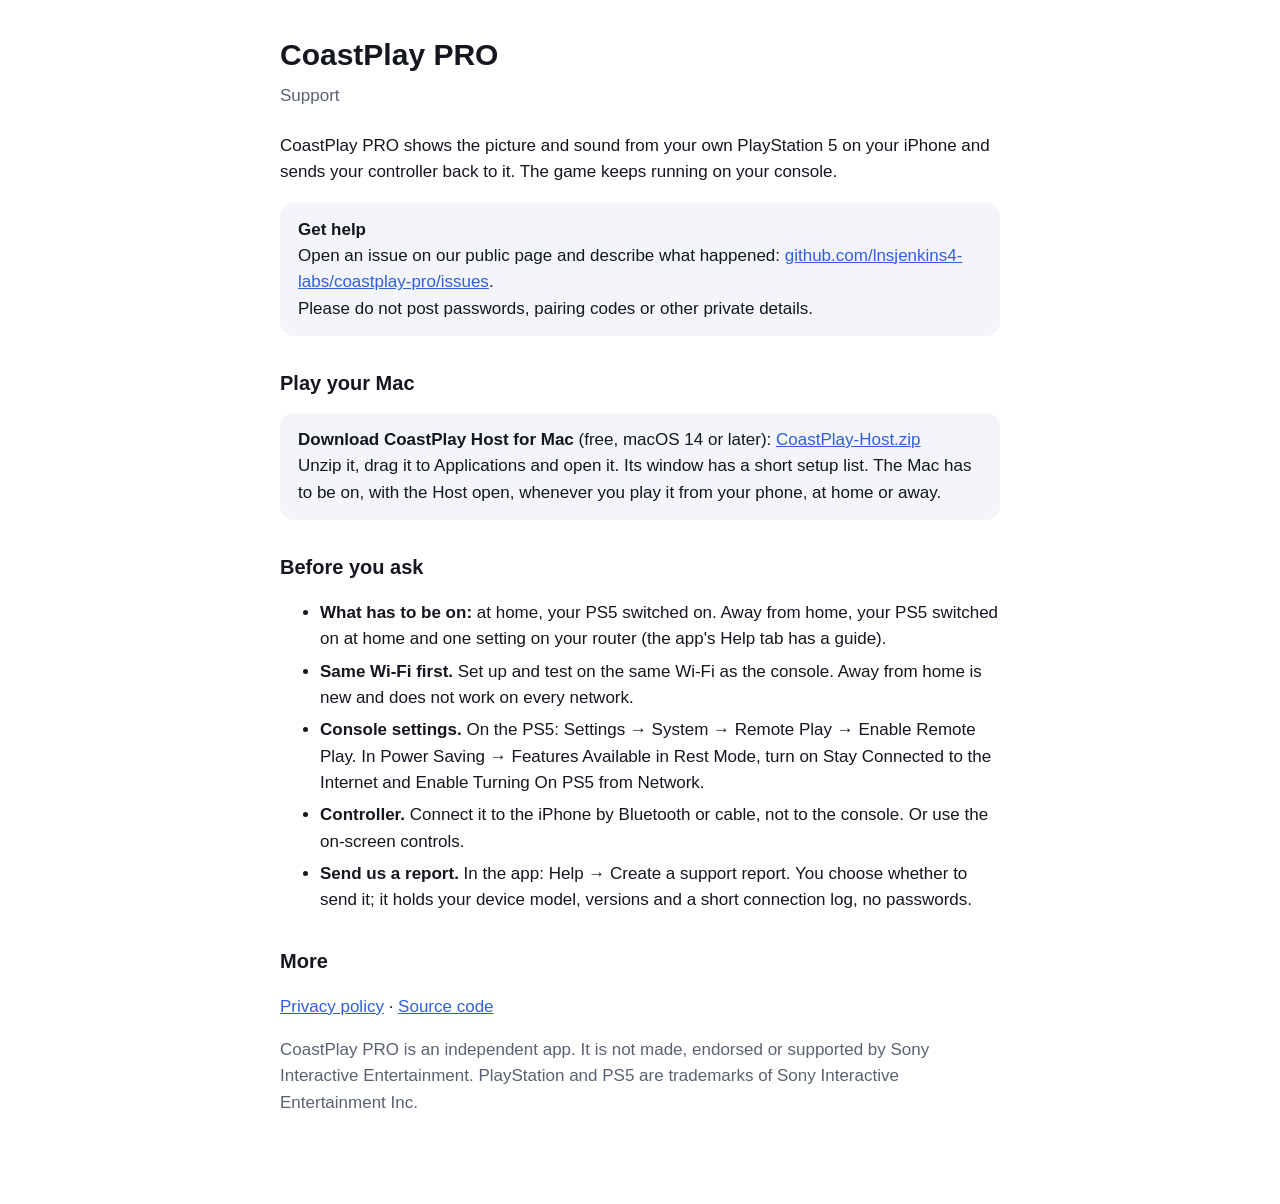
<file: docs/index.html>
<!doctype html><html lang="en"><head><meta charset="utf-8"><meta name="viewport" content="width=device-width,initial-scale=1"><title>CoastPlay PRO – Support</title><link rel="stylesheet" href="style.css"></head><body><main>
<h1>CoastPlay PRO</h1><p class="sub">Support</p>
<p>CoastPlay PRO shows the picture and sound from your own PlayStation 5 on your iPhone and sends your controller back to it. The game keeps running on your console.</p>
<div class="card"><strong>Get help</strong><br>Open an issue on our public page and describe what happened: <a href="https://github.com/lnsjenkins4-labs/coastplay-pro/issues">github.com/lnsjenkins4-labs/coastplay-pro/issues</a>.<br>Please do not post passwords, pairing codes or other private details.</div>
<h2>Play your Mac</h2>
<div class="card"><strong>Download CoastPlay Host for Mac</strong> (free, macOS 14 or later): <a href="https://github.com/lnsjenkins4-labs/coastplay-pro/releases/download/host-1.0.0/CoastPlay-Host.zip">CoastPlay-Host.zip</a><br>Unzip it, drag it to Applications and open it. Its window has a short setup list. The Mac has to be on, with the Host open, whenever you play it from your phone, at home or away.</div>
<h2>Before you ask</h2>
<ul>
<li><strong>What has to be on:</strong> at home, your PS5 switched on. Away from home, your PS5 switched on at home and one setting on your router (the app's Help tab has a guide).</li>
<li><strong>Same Wi-Fi first.</strong> Set up and test on the same Wi-Fi as the console. Away from home is new and does not work on every network.</li>
<li><strong>Console settings.</strong> On the PS5: Settings → System → Remote Play → Enable Remote Play. In Power Saving → Features Available in Rest Mode, turn on Stay Connected to the Internet and Enable Turning On PS5 from Network.</li>
<li><strong>Controller.</strong> Connect it to the iPhone by Bluetooth or cable, not to the console. Or use the on-screen controls.</li>
<li><strong>Send us a report.</strong> In the app: Help → Create a support report. You choose whether to send it; it holds your device model, versions and a short connection log, no passwords.</li>
</ul>
<h2>More</h2>
<p><a href="privacy.html">Privacy policy</a> · <a href="https://github.com/lnsjenkins4-labs/coastplay-pro">Source code</a></p>
<p class="sub">CoastPlay PRO is an independent app. It is not made, endorsed or supported by Sony Interactive Entertainment. PlayStation and PS5 are trademarks of Sony Interactive Entertainment Inc.</p>
</main></body></html>
</file>
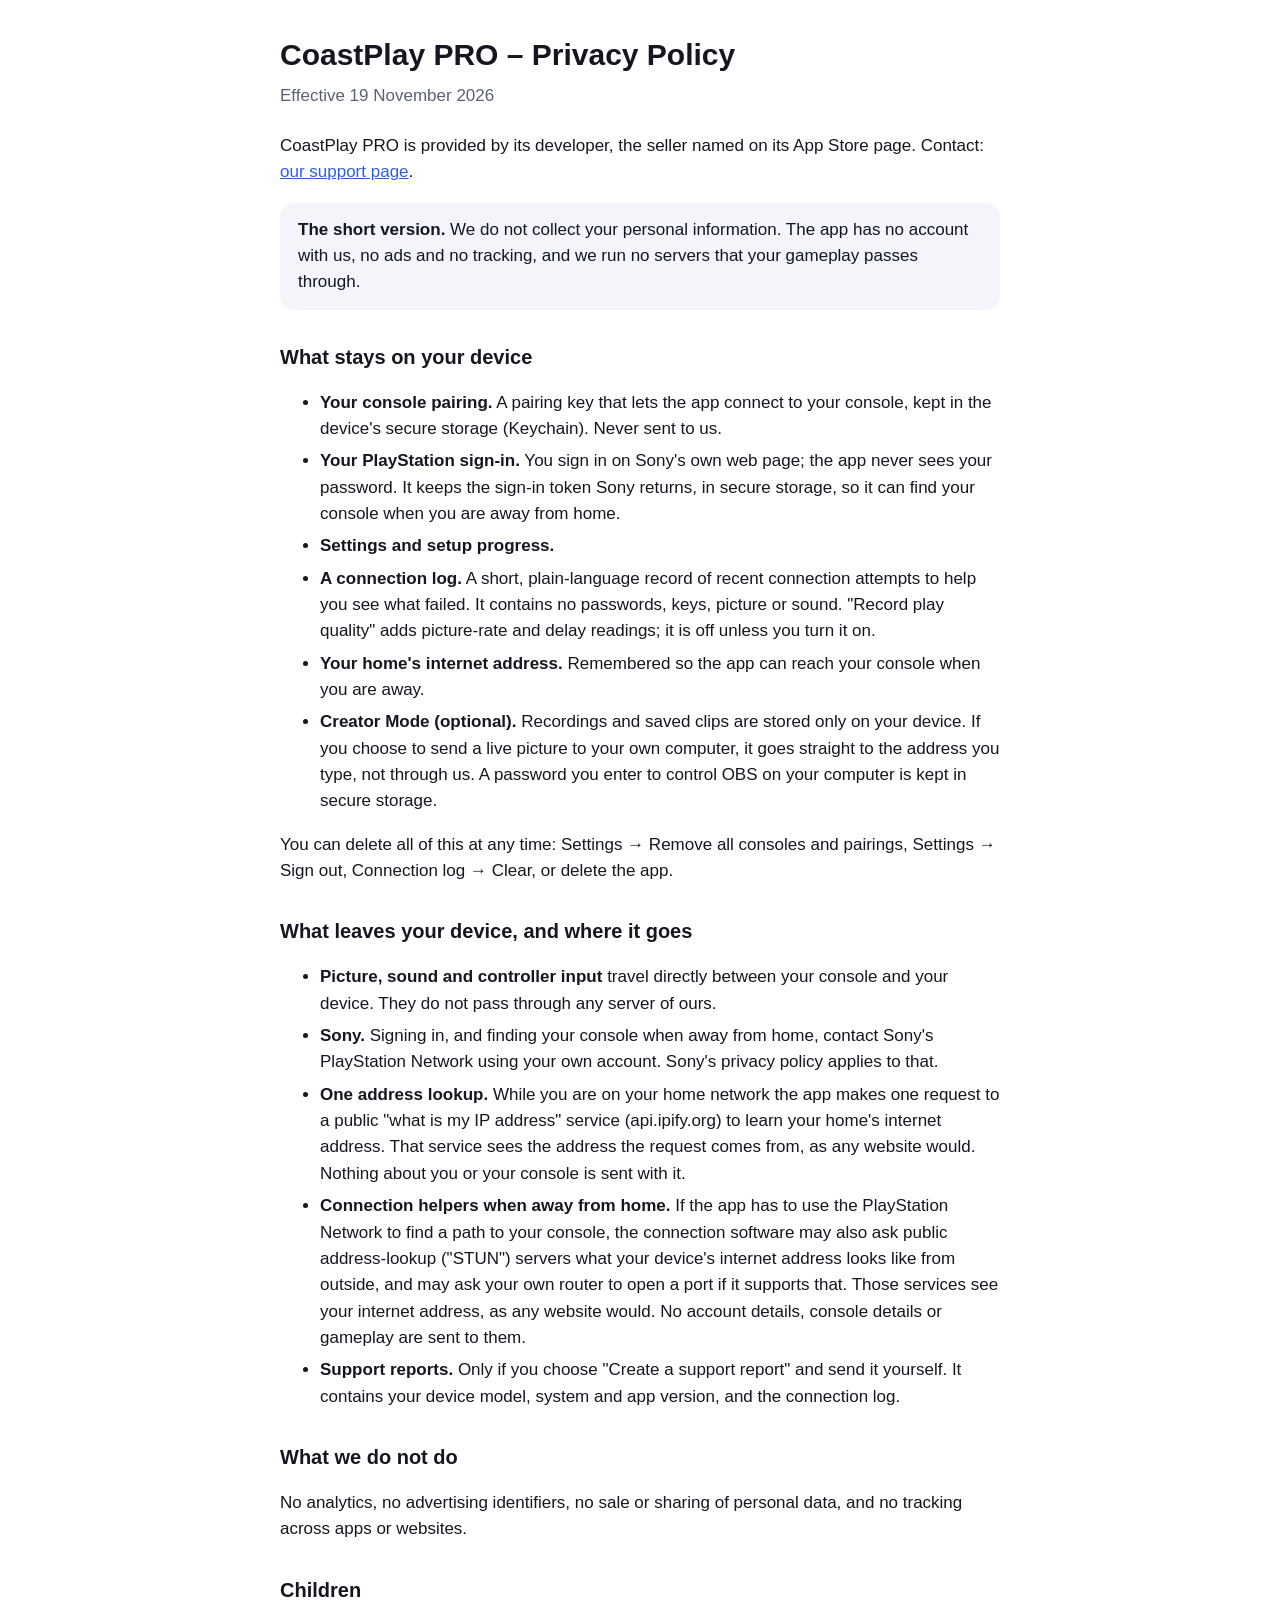
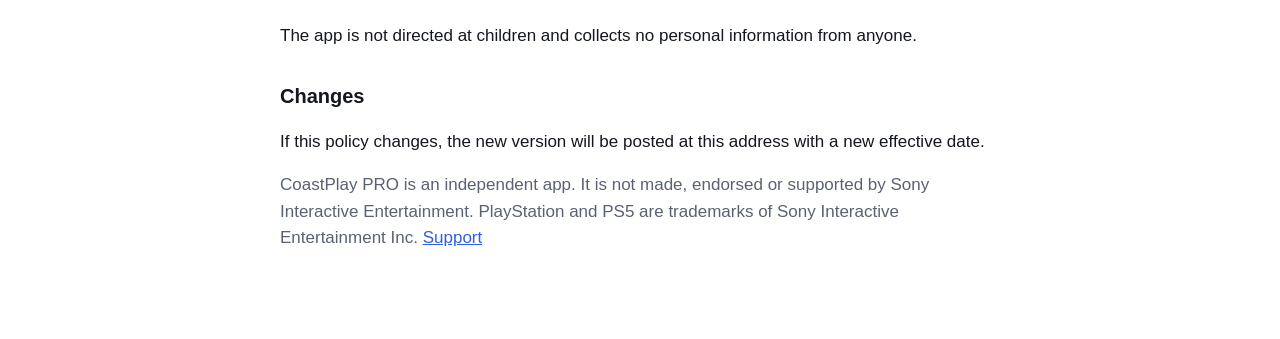
<file: docs/privacy.html>
<!doctype html><html lang="en"><head><meta charset="utf-8"><meta name="viewport" content="width=device-width,initial-scale=1"><title>CoastPlay PRO – Privacy Policy</title><link rel="stylesheet" href="style.css"></head><body><main>
<h1>CoastPlay PRO – Privacy Policy</h1><p class="sub">Effective 19 November 2026</p>
<p>CoastPlay PRO is provided by its developer, the seller named on its App Store page. Contact: <a href="https://github.com/lnsjenkins4-labs/coastplay-pro/issues">our support page</a>.</p>
<div class="card"><strong>The short version.</strong> We do not collect your personal information. The app has no account with us, no ads and no tracking, and we run no servers that your gameplay passes through.</div>
<h2>What stays on your device</h2>
<ul>
<li><strong>Your console pairing.</strong> A pairing key that lets the app connect to your console, kept in the device's secure storage (Keychain). Never sent to us.</li>
<li><strong>Your PlayStation sign-in.</strong> You sign in on Sony's own web page; the app never sees your password. It keeps the sign-in token Sony returns, in secure storage, so it can find your console when you are away from home.</li>
<li><strong>Settings and setup progress.</strong></li>
<li><strong>A connection log.</strong> A short, plain-language record of recent connection attempts to help you see what failed. It contains no passwords, keys, picture or sound. "Record play quality" adds picture-rate and delay readings; it is off unless you turn it on.</li>
<li><strong>Your home's internet address.</strong> Remembered so the app can reach your console when you are away.</li>
<li><strong>Creator Mode (optional).</strong> Recordings and saved clips are stored only on your device. If you choose to send a live picture to your own computer, it goes straight to the address you type, not through us. A password you enter to control OBS on your computer is kept in secure storage.</li>
</ul>
<p>You can delete all of this at any time: Settings → Remove all consoles and pairings, Settings → Sign out, Connection log → Clear, or delete the app.</p>
<h2>What leaves your device, and where it goes</h2>
<ul>
<li><strong>Picture, sound and controller input</strong> travel directly between your console and your device. They do not pass through any server of ours.</li>
<li><strong>Sony.</strong> Signing in, and finding your console when away from home, contact Sony's PlayStation Network using your own account. Sony's privacy policy applies to that.</li>
<li><strong>One address lookup.</strong> While you are on your home network the app makes one request to a public "what is my IP address" service (api.ipify.org) to learn your home's internet address. That service sees the address the request comes from, as any website would. Nothing about you or your console is sent with it.</li>
<li><strong>Connection helpers when away from home.</strong> If the app has to use the PlayStation Network to find a path to your console, the connection software may also ask public address-lookup ("STUN") servers what your device's internet address looks like from outside, and may ask your own router to open a port if it supports that. Those services see your internet address, as any website would. No account details, console details or gameplay are sent to them.</li>
<li><strong>Support reports.</strong> Only if you choose "Create a support report" and send it yourself. It contains your device model, system and app version, and the connection log.</li>
</ul>
<h2>What we do not do</h2>
<p>No analytics, no advertising identifiers, no sale or sharing of personal data, and no tracking across apps or websites.</p>
<h2>Children</h2>
<p>The app is not directed at children and collects no personal information from anyone.</p>
<h2>Changes</h2>
<p>If this policy changes, the new version will be posted at this address with a new effective date.</p>
<p class="sub">CoastPlay PRO is an independent app. It is not made, endorsed or supported by Sony Interactive Entertainment. PlayStation and PS5 are trademarks of Sony Interactive Entertainment Inc. <a href="index.html">Support</a></p>
</main></body></html>
</file>
<file: docs/style.css>
:root{color-scheme:light dark;--bg:#fff;--fg:#14171f;--muted:#5a6272;--accent:#2f5fe0;--card:#f3f5fa}
@media (prefers-color-scheme:dark){:root{--bg:#0b0e18;--fg:#eef1f8;--muted:#9aa3b5;--accent:#7ea2ff;--card:#151a29}}
body{margin:0;background:var(--bg);color:var(--fg);font:17px/1.55 -apple-system,BlinkMacSystemFont,"Segoe UI",Roboto,sans-serif}
main{max-width:720px;margin:0 auto;padding:32px 20px 64px}
h1{font-size:30px;margin:0 0 4px}h2{font-size:20px;margin:32px 0 6px}
.sub{color:var(--muted);margin:0 0 24px}a{color:var(--accent)}
.card{background:var(--card);border-radius:14px;padding:14px 18px;margin:14px 0}
li{margin:6px 0}
</file>
